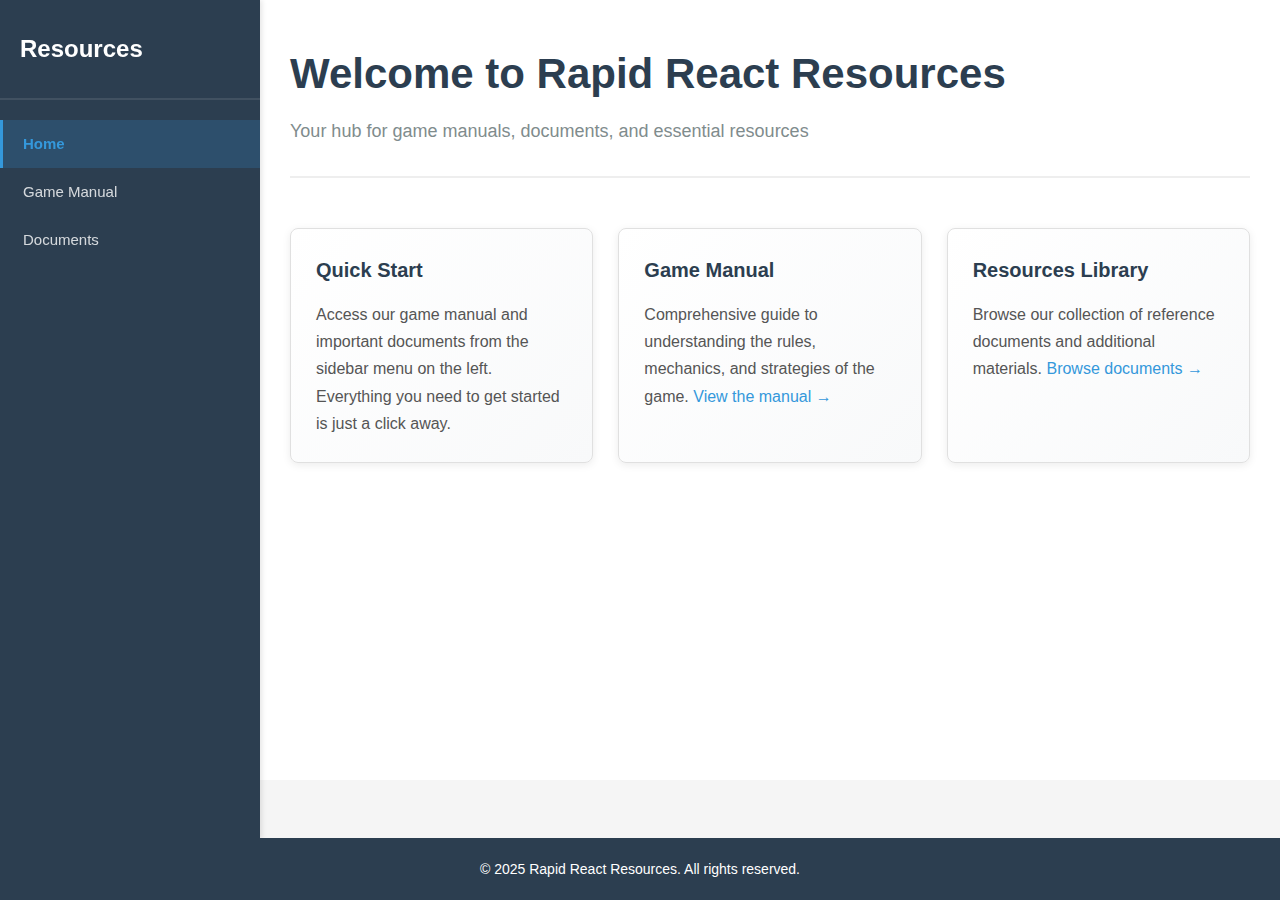
<file: index.html>
<!DOCTYPE html>
<html lang="en">
<head>
    <meta charset="UTF-8">
    <meta name="viewport" content="width=device-width, initial-scale=1.0">
    <title>Rapid React Resources</title>
    <link rel="stylesheet" href="css/style.css">
</head>
<body>
    <div class="container">
        <!-- Side Menu -->
        <aside class="sidebar">
            <div class="sidebar-header">
                <h1>Resources</h1>
            </div>
            <nav class="sidebar-nav">
                <ul>
                    <li><a href="index.html" class="nav-link active">Home</a></li>
                       <li><a href="docs/game-manual.pdf" target="_blank" class="nav-link">Game Manual</a></li>
                    <li><a href="documents.html" class="nav-link">Documents</a></li>
                </ul>
            </nav>
        </aside>

        <!-- Main Content -->
        <main class="main-content">
            <header class="content-header">
                <h1>Welcome to Rapid React Resources</h1>
                <p class="subtitle">Your hub for game manuals, documents, and essential resources</p>
            </header>

            <section class="welcome-section">
                <div class="card">
                    <h2>Quick Start</h2>
                    <p>Access our game manual and important documents from the sidebar menu on the left. Everything you need to get started is just a click away.</p>
                </div>

                <div class="card">
                    <h2>Game Manual</h2>
                       <p>Comprehensive guide to understanding the rules, mechanics, and strategies of the game. <a href="docs/game-manual.pdf" target="_blank">View the manual →</a></p>
                </div>

                <div class="card">
                    <h2>Resources Library</h2>
                    <p>Browse our collection of reference documents and additional materials. <a href="documents.html">Browse documents →</a></p>
                </div>
            </section>
        </main>
    </div>

    <footer class="footer">
        <p>&copy; 2025 Rapid React Resources. All rights reserved.</p>
    </footer>
</body>
</html>
</file>
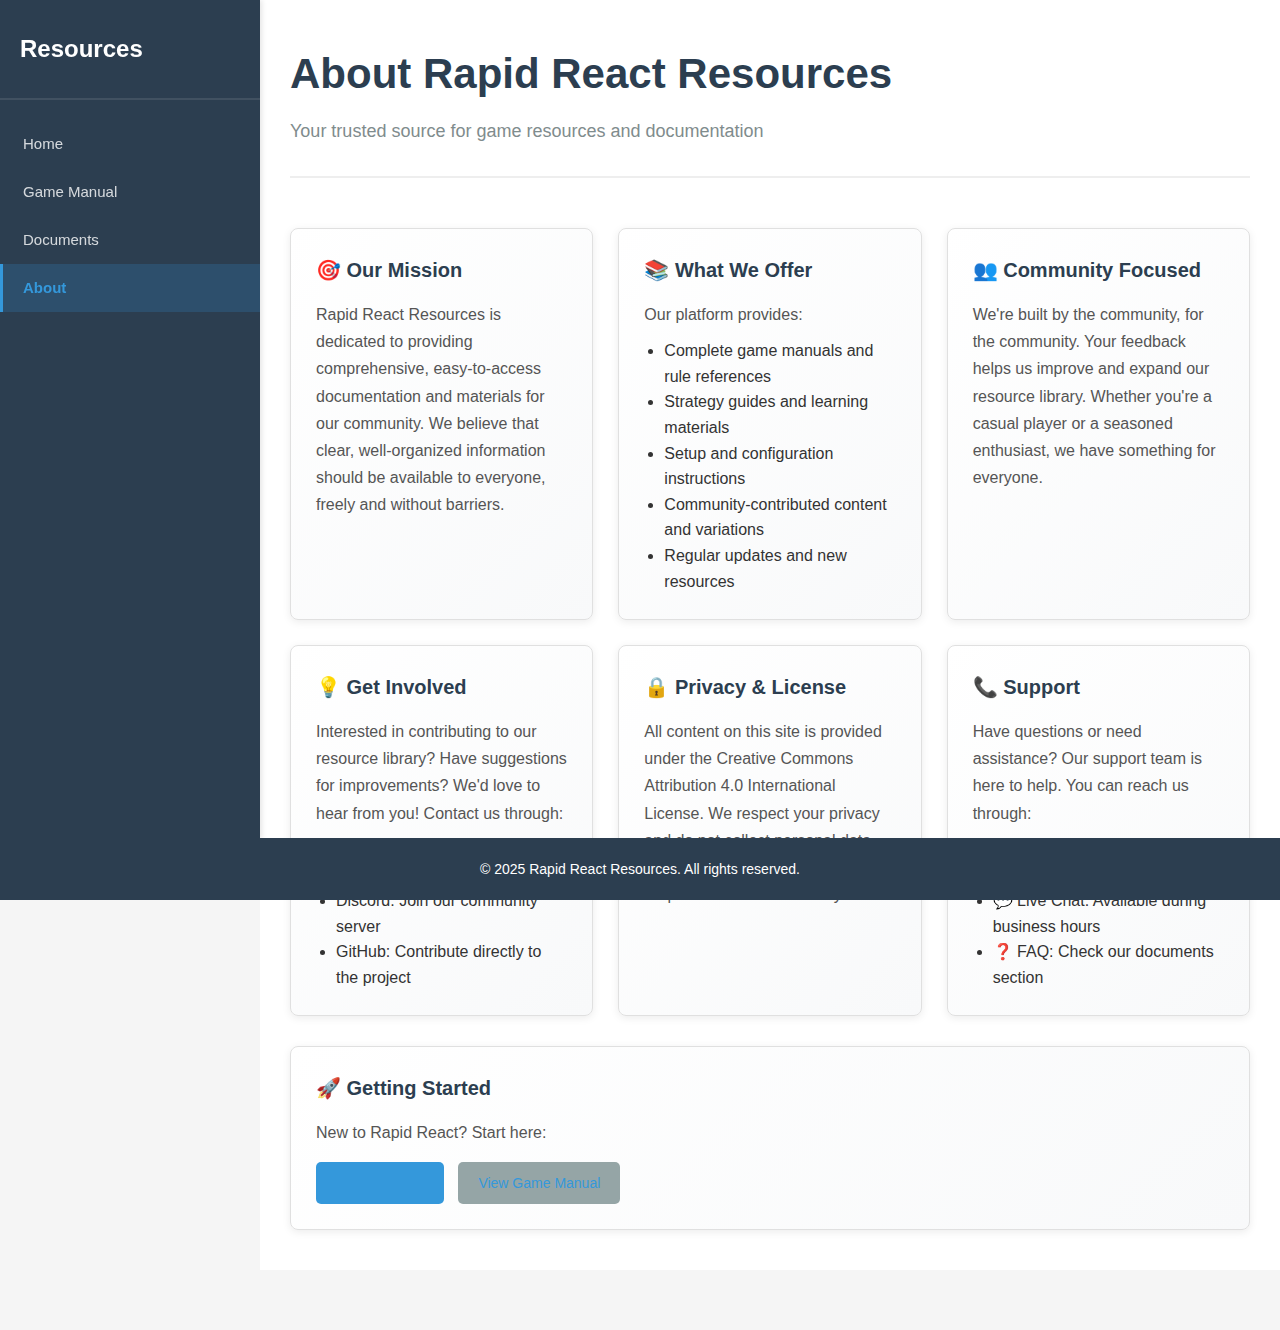
<file: about.html>
<!DOCTYPE html>
<html lang="en">
<head>
    <meta charset="UTF-8">
    <meta name="viewport" content="width=device-width, initial-scale=1.0">
    <title>About - Rapid React Resources</title>
    <link rel="stylesheet" href="css/style.css">
</head>
<body>
    <div class="container">
        <!-- Side Menu -->
        <aside class="sidebar">
            <div class="sidebar-header">
                <h1>Resources</h1>
            </div>
            <nav class="sidebar-nav">
                <ul>
                    <li><a href="index.html" class="nav-link">Home</a></li>
                    <li><a href="game-manual.html" class="nav-link">Game Manual</a></li>
                    <li><a href="documents.html" class="nav-link">Documents</a></li>
                    <li><a href="about.html" class="nav-link active">About</a></li>
                </ul>
            </nav>
        </aside>

        <!-- Main Content -->
        <main class="main-content">
            <header class="content-header">
                <h1>About Rapid React Resources</h1>
                <p class="subtitle">Your trusted source for game resources and documentation</p>
            </header>

            <section class="welcome-section">
                <div class="card">
                    <h2>🎯 Our Mission</h2>
                    <p>
                        Rapid React Resources is dedicated to providing comprehensive, easy-to-access documentation and materials for our community. We believe that clear, well-organized information should be available to everyone, freely and without barriers.
                    </p>
                </div>

                <div class="card">
                    <h2>📚 What We Offer</h2>
                    <p>
                        Our platform provides:
                        <ul style="margin-top: 10px; margin-left: 20px;">
                            <li>Complete game manuals and rule references</li>
                            <li>Strategy guides and learning materials</li>
                            <li>Setup and configuration instructions</li>
                            <li>Community-contributed content and variations</li>
                            <li>Regular updates and new resources</li>
                        </ul>
                    </p>
                </div>

                <div class="card">
                    <h2>👥 Community Focused</h2>
                    <p>
                        We're built by the community, for the community. Your feedback helps us improve and expand our resource library. Whether you're a casual player or a seasoned enthusiast, we have something for everyone.
                    </p>
                </div>

                <div class="card">
                    <h2>💡 Get Involved</h2>
                    <p>
                        Interested in contributing to our resource library? Have suggestions for improvements? We'd love to hear from you! Contact us through:
                        <ul style="margin-top: 10px; margin-left: 20px;">
                            <li>Email: resources@rapidreact.com</li>
                            <li>Discord: Join our community server</li>
                            <li>GitHub: Contribute directly to the project</li>
                        </ul>
                    </p>
                </div>

                <div class="card">
                    <h2>🔒 Privacy & License</h2>
                    <p>
                        All content on this site is provided under the Creative Commons Attribution 4.0 International License. We respect your privacy and do not collect personal data. All resources are freely available for personal and community use.
                    </p>
                </div>

                <div class="card">
                    <h2>📞 Support</h2>
                    <p>
                        Have questions or need assistance? Our support team is here to help. You can reach us through:
                        <ul style="margin-top: 10px; margin-left: 20px;">
                            <li>📧 Email: support@rapidreact.com</li>
                            <li>💬 Live Chat: Available during business hours</li>
                            <li>❓ FAQ: Check our documents section</li>
                        </ul>
                    </p>
                </div>
            </section>

            <section class="welcome-section">
                <div class="card">
                    <h2>🚀 Getting Started</h2>
                    <p>
                        New to Rapid React? Start here:
                    </p>
                    <div style="margin-top: 15px;">
                        <a href="index.html" class="btn">Back to Home</a>
                        <a href="game-manual.html" class="btn btn-secondary" style="margin-left: 10px;">View Game Manual</a>
                    </div>
                </div>
            </section>
        </main>
    </div>

    <footer class="footer">
        <p>&copy; 2025 Rapid React Resources. All rights reserved.</p>
    </footer>
</body>
</html>
</file>
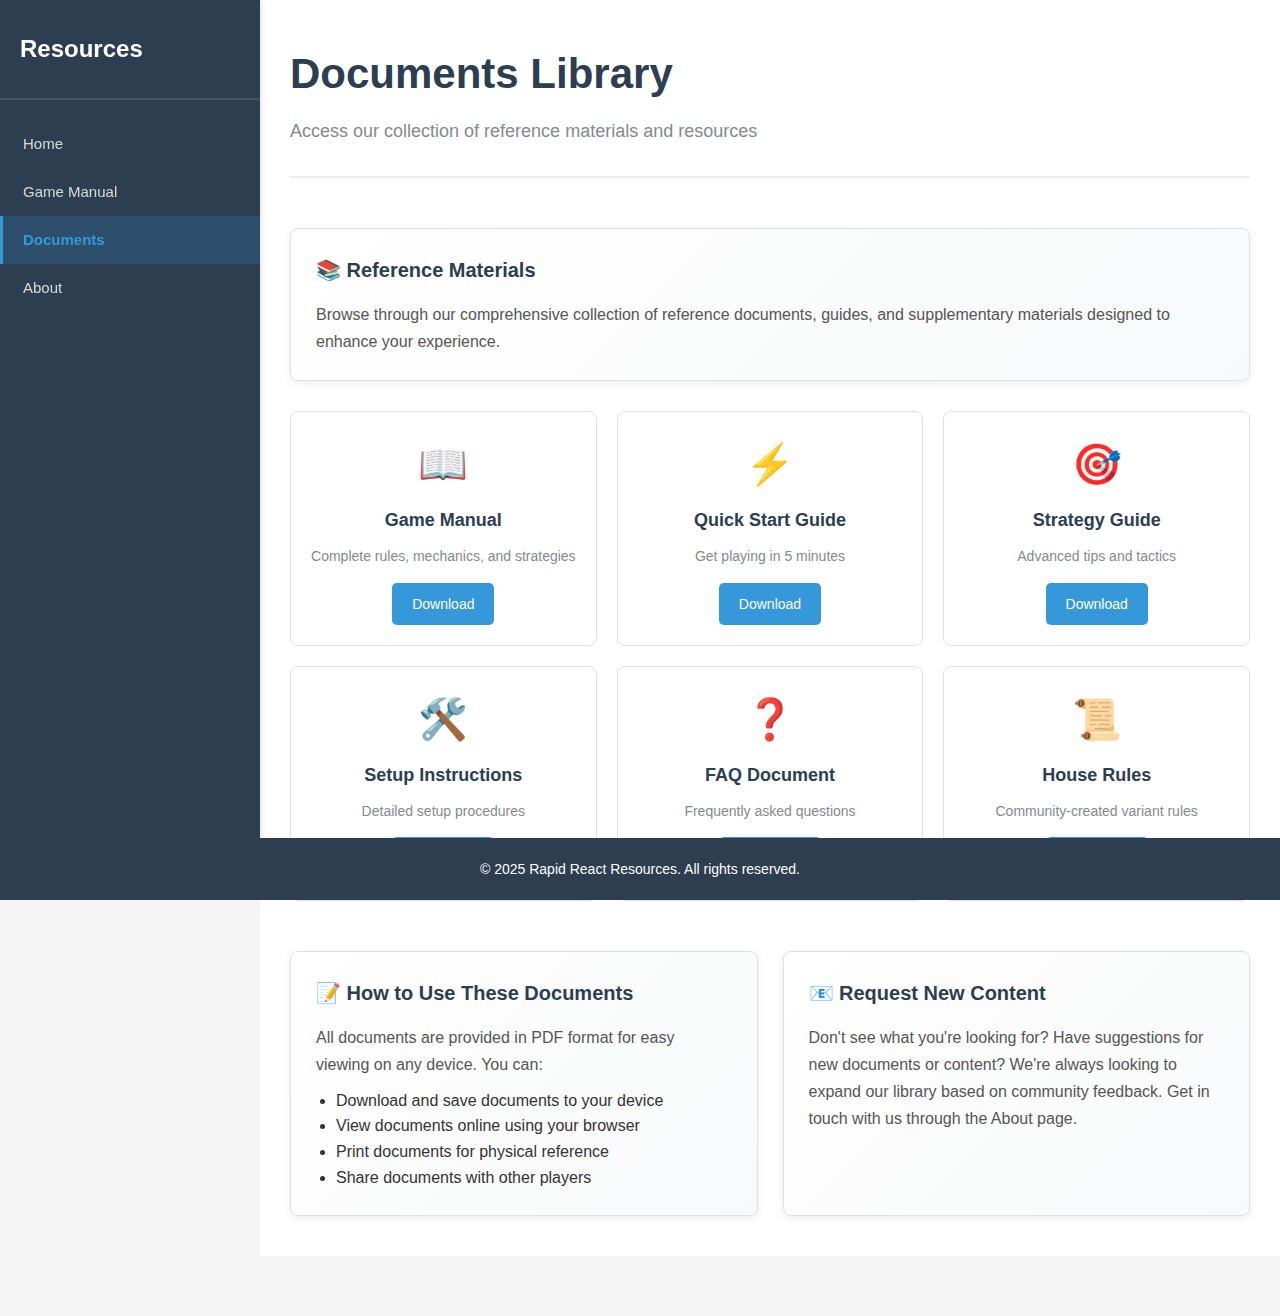
<file: documents.html>
<!DOCTYPE html>
<html lang="en">
<head>
    <meta charset="UTF-8">
    <meta name="viewport" content="width=device-width, initial-scale=1.0">
    <title>Documents - Rapid React Resources</title>
    <link rel="stylesheet" href="css/style.css">
</head>
<body>
    <div class="container">
        <!-- Side Menu -->
        <aside class="sidebar">
            <div class="sidebar-header">
                <h1>Resources</h1>
            </div>
            <nav class="sidebar-nav">
                <ul>
                    <li><a href="index.html" class="nav-link">Home</a></li>
                       <li><a href="docs/game-manual.pdf" target="_blank" class="nav-link">Game Manual</a></li>
                    <li><a href="documents.html" class="nav-link active">Documents</a></li>
                    <li><a href="about.html" class="nav-link">About</a></li>
                </ul>
            </nav>
        </aside>

        <!-- Main Content -->
        <main class="main-content">
            <header class="content-header">
                <h1>Documents Library</h1>
                <p class="subtitle">Access our collection of reference materials and resources</p>
            </header>

            <section class="welcome-section">
                <div class="card">
                    <h2>📚 Reference Materials</h2>
                    <p>Browse through our comprehensive collection of reference documents, guides, and supplementary materials designed to enhance your experience.</p>
                </div>
            </section>

            <section class="document-grid">
                <div class="document-item">
                    <div class="icon">📖</div>
                    <h3>Game Manual</h3>
                    <p>Complete rules, mechanics, and strategies</p>
                    <a href="docs/game-manual.pdf" class="btn">Download</a>
                </div>

                <div class="document-item">
                    <div class="icon">⚡</div>
                    <h3>Quick Start Guide</h3>
                    <p>Get playing in 5 minutes</p>
                    <a href="docs/quick-start.pdf" class="btn">Download</a>
                </div>

                <div class="document-item">
                    <div class="icon">🎯</div>
                    <h3>Strategy Guide</h3>
                    <p>Advanced tips and tactics</p>
                    <a href="docs/strategy-guide.pdf" class="btn">Download</a>
                </div>

                <div class="document-item">
                    <div class="icon">🛠️</div>
                    <h3>Setup Instructions</h3>
                    <p>Detailed setup procedures</p>
                    <a href="docs/setup-instructions.pdf" class="btn">Download</a>
                </div>

                <div class="document-item">
                    <div class="icon">❓</div>
                    <h3>FAQ Document</h3>
                    <p>Frequently asked questions</p>
                    <a href="docs/faq.pdf" class="btn">Download</a>
                </div>

                <div class="document-item">
                    <div class="icon">📜</div>
                    <h3>House Rules</h3>
                    <p>Community-created variant rules</p>
                    <a href="docs/house-rules.pdf" class="btn">Download</a>
                </div>
            </section>

            <section class="welcome-section" style="margin-top: 50px;">
                <div class="card">
                    <h2>📝 How to Use These Documents</h2>
                    <p>
                        All documents are provided in PDF format for easy viewing on any device. You can:
                        <ul style="margin-top: 10px; margin-left: 20px;">
                            <li>Download and save documents to your device</li>
                            <li>View documents online using your browser</li>
                            <li>Print documents for physical reference</li>
                            <li>Share documents with other players</li>
                        </ul>
                    </p>
                </div>

                <div class="card">
                    <h2>📧 Request New Content</h2>
                    <p>
                        Don't see what you're looking for? Have suggestions for new documents or content? We're always looking to expand our library based on community feedback. Get in touch with us through the About page.
                    </p>
                </div>
            </section>
        </main>
    </div>

    <footer class="footer">
        <p>&copy; 2025 Rapid React Resources. All rights reserved.</p>
    </footer>
</body>
</html>
</file>
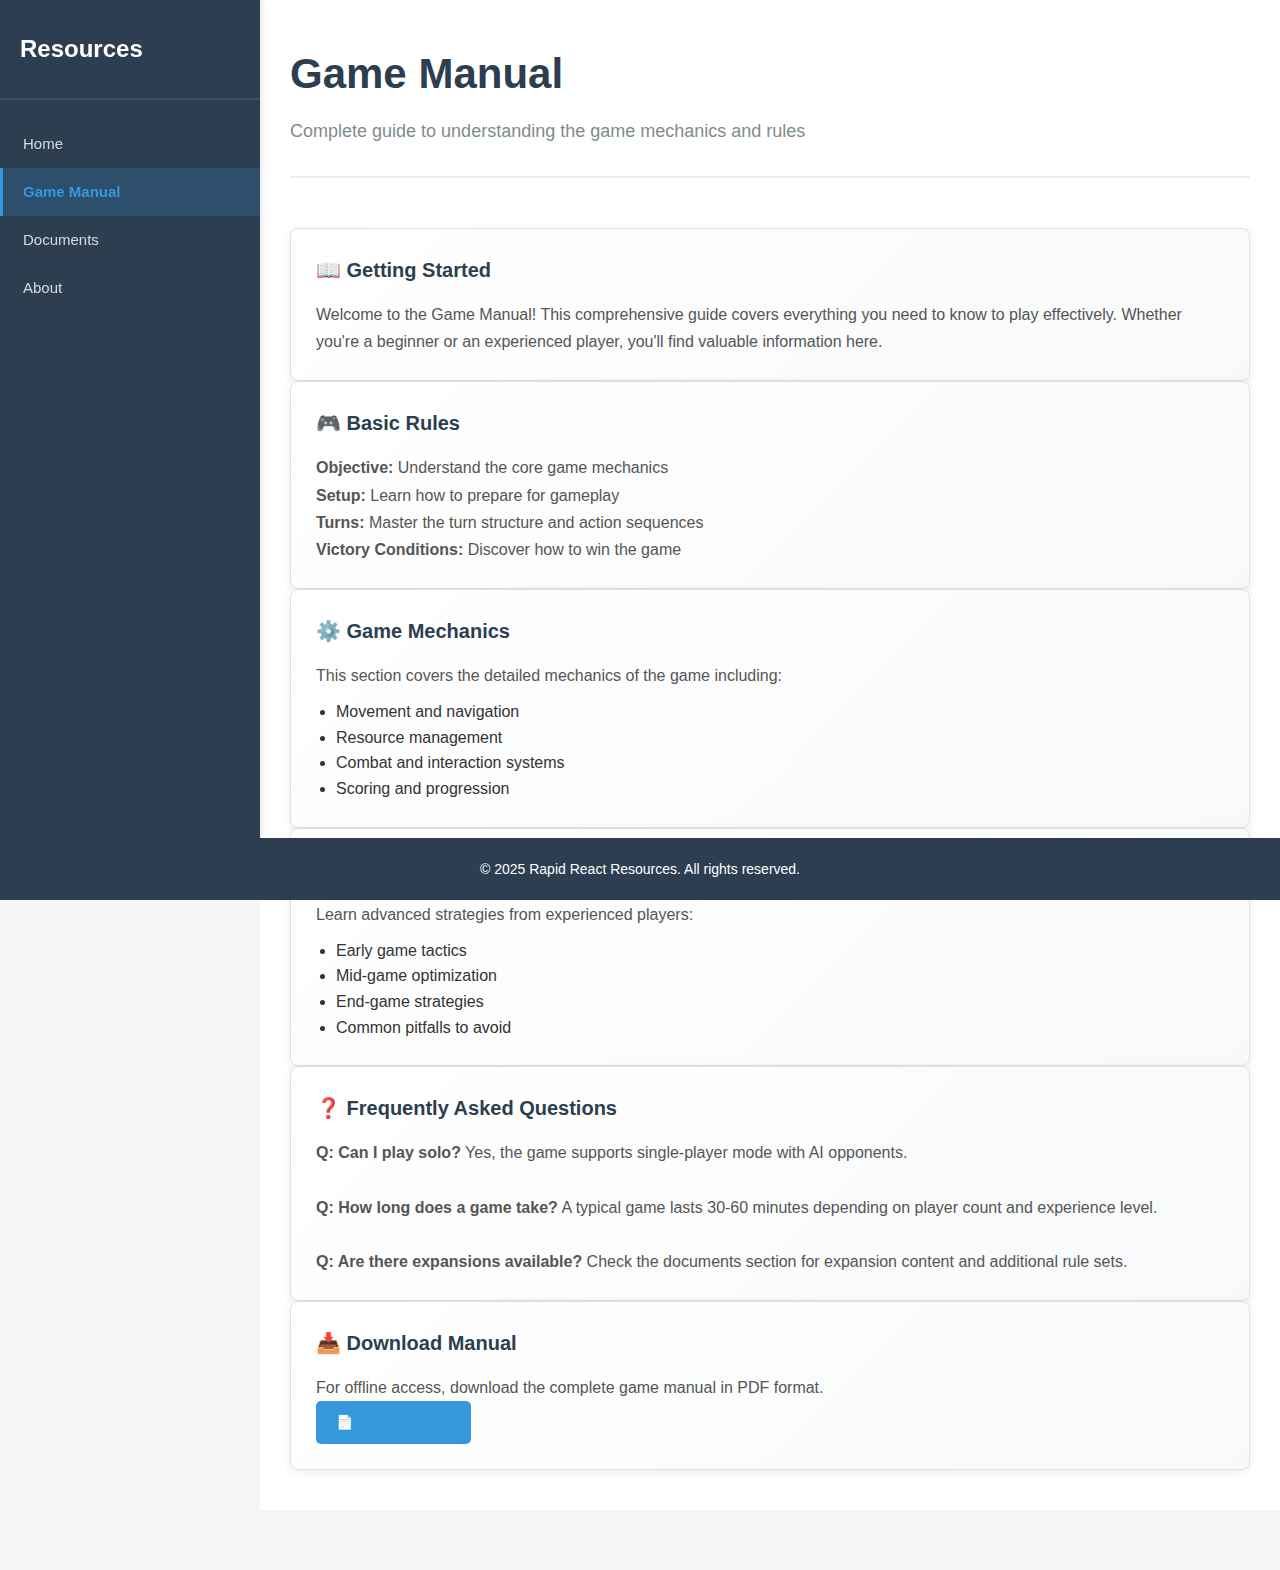
<file: game-manual.html>
<!DOCTYPE html>
<html lang="en">
<head>
    <meta charset="UTF-8">
    <meta name="viewport" content="width=device-width, initial-scale=1.0">
    <title>Game Manual - Rapid React Resources</title>
    <link rel="stylesheet" href="css/style.css">
</head>
<body>
    <div class="container">
        <!-- Side Menu -->
        <aside class="sidebar">
            <div class="sidebar-header">
                <h1>Resources</h1>
            </div>
            <nav class="sidebar-nav">
                <ul>
                    <li><a href="index.html" class="nav-link">Home</a></li>
                    <li><a href="game-manual.html" class="nav-link active">Game Manual</a></li>
                    <li><a href="documents.html" class="nav-link">Documents</a></li>
                    <li><a href="about.html" class="nav-link">About</a></li>
                </ul>
            </nav>
        </aside>

        <!-- Main Content -->
        <main class="main-content">
            <header class="content-header">
                <h1>Game Manual</h1>
                <p class="subtitle">Complete guide to understanding the game mechanics and rules</p>
            </header>

            <section class="manual-content">
                <div class="card">
                    <h2>📖 Getting Started</h2>
                    <p>Welcome to the Game Manual! This comprehensive guide covers everything you need to know to play effectively. Whether you're a beginner or an experienced player, you'll find valuable information here.</p>
                </div>

                <div class="card">
                    <h2>🎮 Basic Rules</h2>
                    <p>
                        <strong>Objective:</strong> Understand the core game mechanics<br>
                        <strong>Setup:</strong> Learn how to prepare for gameplay<br>
                        <strong>Turns:</strong> Master the turn structure and action sequences<br>
                        <strong>Victory Conditions:</strong> Discover how to win the game
                    </p>
                </div>

                <div class="card">
                    <h2>⚙️ Game Mechanics</h2>
                    <p>
                        This section covers the detailed mechanics of the game including:
                        <ul style="margin-top: 10px; margin-left: 20px;">
                            <li>Movement and navigation</li>
                            <li>Resource management</li>
                            <li>Combat and interaction systems</li>
                            <li>Scoring and progression</li>
                        </ul>
                    </p>
                </div>

                <div class="card">
                    <h2>🎯 Strategies and Tips</h2>
                    <p>
                        Learn advanced strategies from experienced players:
                        <ul style="margin-top: 10px; margin-left: 20px;">
                            <li>Early game tactics</li>
                            <li>Mid-game optimization</li>
                            <li>End-game strategies</li>
                            <li>Common pitfalls to avoid</li>
                        </ul>
                    </p>
                </div>

                <div class="card">
                    <h2>❓ Frequently Asked Questions</h2>
                    <p>
                        <strong>Q: Can I play solo?</strong> Yes, the game supports single-player mode with AI opponents.<br><br>
                        <strong>Q: How long does a game take?</strong> A typical game lasts 30-60 minutes depending on player count and experience level.<br><br>
                        <strong>Q: Are there expansions available?</strong> Check the documents section for expansion content and additional rule sets.
                    </p>
                </div>

                <div class="card">
                    <h2>📥 Download Manual</h2>
                    <p>For offline access, download the complete game manual in PDF format.</p>
                    <a href="docs/game-manual.pdf" class="btn">📄 Download PDF</a>
                </div>
            </section>
        </main>
    </div>

    <footer class="footer">
        <p>&copy; 2025 Rapid React Resources. All rights reserved.</p>
    </footer>
</body>
</html>
</file>
<file: css/style.css>
/* Reset and Base Styles */
* {
    margin: 0;
    padding: 0;
    box-sizing: border-box;
}

html, body {
    height: 100%;
}

body {
    font-family: -apple-system, BlinkMacSystemFont, 'Segoe UI', 'Roboto', 'Oxygen', 'Ubuntu', 'Cantarell', sans-serif;
    color: #333;
    background-color: #f5f5f5;
    line-height: 1.6;
}

/* Container Layout */
.container {
    display: flex;
    min-height: calc(100vh - 60px);
    gap: 0;
}

/* Sidebar Styles */
.sidebar {
    width: 260px;
    background-color: #2c3e50;
    color: white;
    padding: 30px 0;
    position: fixed;
    height: calc(100vh - 60px);
    overflow-y: auto;
    box-shadow: 2px 0 5px rgba(0, 0, 0, 0.1);
}

.sidebar-header {
    padding: 0 20px 30px;
    border-bottom: 2px solid rgba(255, 255, 255, 0.1);
    margin-bottom: 20px;
}

.sidebar-header h1 {
    font-size: 24px;
    font-weight: 700;
}

.sidebar-nav ul {
    list-style: none;
}

.sidebar-nav li {
    margin: 0;
}

.nav-link {
    display: block;
    padding: 12px 20px;
    color: rgba(255, 255, 255, 0.8);
    text-decoration: none;
    transition: all 0.3s ease;
    border-left: 3px solid transparent;
    font-size: 15px;
}

.nav-link:hover {
    background-color: rgba(255, 255, 255, 0.1);
    color: white;
    border-left-color: #3498db;
}

.nav-link.active {
    background-color: rgba(52, 152, 219, 0.2);
    color: #3498db;
    border-left-color: #3498db;
    font-weight: 600;
}

/* Main Content Styles */
.main-content {
    flex: 1;
    margin-left: 260px;
    padding: 40px 30px;
    background-color: white;
    margin-bottom: 60px;
}

.content-header {
    margin-bottom: 50px;
    padding-bottom: 30px;
    border-bottom: 2px solid #eee;
}

.content-header h1 {
    font-size: 42px;
    color: #2c3e50;
    margin-bottom: 10px;
}

.subtitle {
    font-size: 18px;
    color: #7f8c8d;
}

/* Cards */
.welcome-section {
    display: grid;
    grid-template-columns: repeat(auto-fit, minmax(300px, 1fr));
    gap: 25px;
    margin-top: 30px;
}

.card {
    background: linear-gradient(135deg, #ffffff 0%, #f8f9fa 100%);
    border: 1px solid #e0e0e0;
    border-radius: 8px;
    padding: 25px;
    box-shadow: 0 2px 8px rgba(0, 0, 0, 0.08);
    transition: all 0.3s ease;
}

.card:hover {
    box-shadow: 0 4px 12px rgba(0, 0, 0, 0.15);
    transform: translateY(-2px);
}

.card h2 {
    color: #2c3e50;
    margin-bottom: 15px;
    font-size: 20px;
}

.card p {
    color: #555;
    line-height: 1.7;
}

.card a {
    color: #3498db;
    text-decoration: none;
    font-weight: 500;
    transition: color 0.3s ease;
}

.card a:hover {
    color: #2980b9;
}

/* Footer */
.footer {
    background-color: #2c3e50;
    color: white;
    text-align: center;
    padding: 20px;
    position: fixed;
    bottom: 0;
    width: 100%;
    font-size: 14px;
}

/* Document Page Styles */
.document-grid {
    display: grid;
    grid-template-columns: repeat(auto-fill, minmax(250px, 1fr));
    gap: 20px;
    margin-top: 30px;
}

.document-item {
    background: white;
    border: 1px solid #e0e0e0;
    border-radius: 8px;
    padding: 20px;
    text-align: center;
    transition: all 0.3s ease;
}

.document-item:hover {
    box-shadow: 0 4px 12px rgba(0, 0, 0, 0.15);
    transform: translateY(-2px);
}

.document-item .icon {
    font-size: 40px;
    margin-bottom: 10px;
}

.document-item h3 {
    color: #2c3e50;
    margin-bottom: 10px;
    font-size: 18px;
}

.document-item p {
    color: #7f8c8d;
    font-size: 14px;
    margin-bottom: 15px;
}

.btn {
    display: inline-block;
    padding: 10px 20px;
    background-color: #3498db;
    color: white;
    text-decoration: none;
    border-radius: 5px;
    transition: background-color 0.3s ease;
    border: none;
    cursor: pointer;
    font-size: 14px;
}

.btn:hover {
    background-color: #2980b9;
}

.btn.btn-secondary {
    background-color: #95a5a6;
}

.btn.btn-secondary:hover {
    background-color: #7f8c8d;
}

/* Responsive Design */
@media (max-width: 768px) {
    .container {
        flex-direction: column;
    }

    .sidebar {
        width: 100%;
        height: auto;
        position: static;
        padding: 20px 0;
    }

    .sidebar-header {
        padding: 0 20px 20px;
        margin-bottom: 10px;
    }

    .sidebar-nav ul {
        display: flex;
        flex-wrap: wrap;
    }

    .sidebar-nav li {
        flex: 1;
        min-width: 150px;
    }

    .nav-link {
        padding: 10px 15px;
        font-size: 14px;
    }

    .main-content {
        margin-left: 0;
        padding: 30px 20px;
        margin-bottom: 0;
    }

    .content-header h1 {
        font-size: 32px;
    }

    .welcome-section {
        grid-template-columns: 1fr;
    }

    .footer {
        position: static;
    }
}

@media (max-width: 480px) {
    .sidebar {
        padding: 15px 0;
    }

    .main-content {
        padding: 20px 15px;
        margin-bottom: 60px;
    }

    .content-header h1 {
        font-size: 24px;
    }

    .subtitle {
        font-size: 16px;
    }

    .card {
        padding: 15px;
    }

    .card h2 {
        font-size: 18px;
    }
}
</file>
